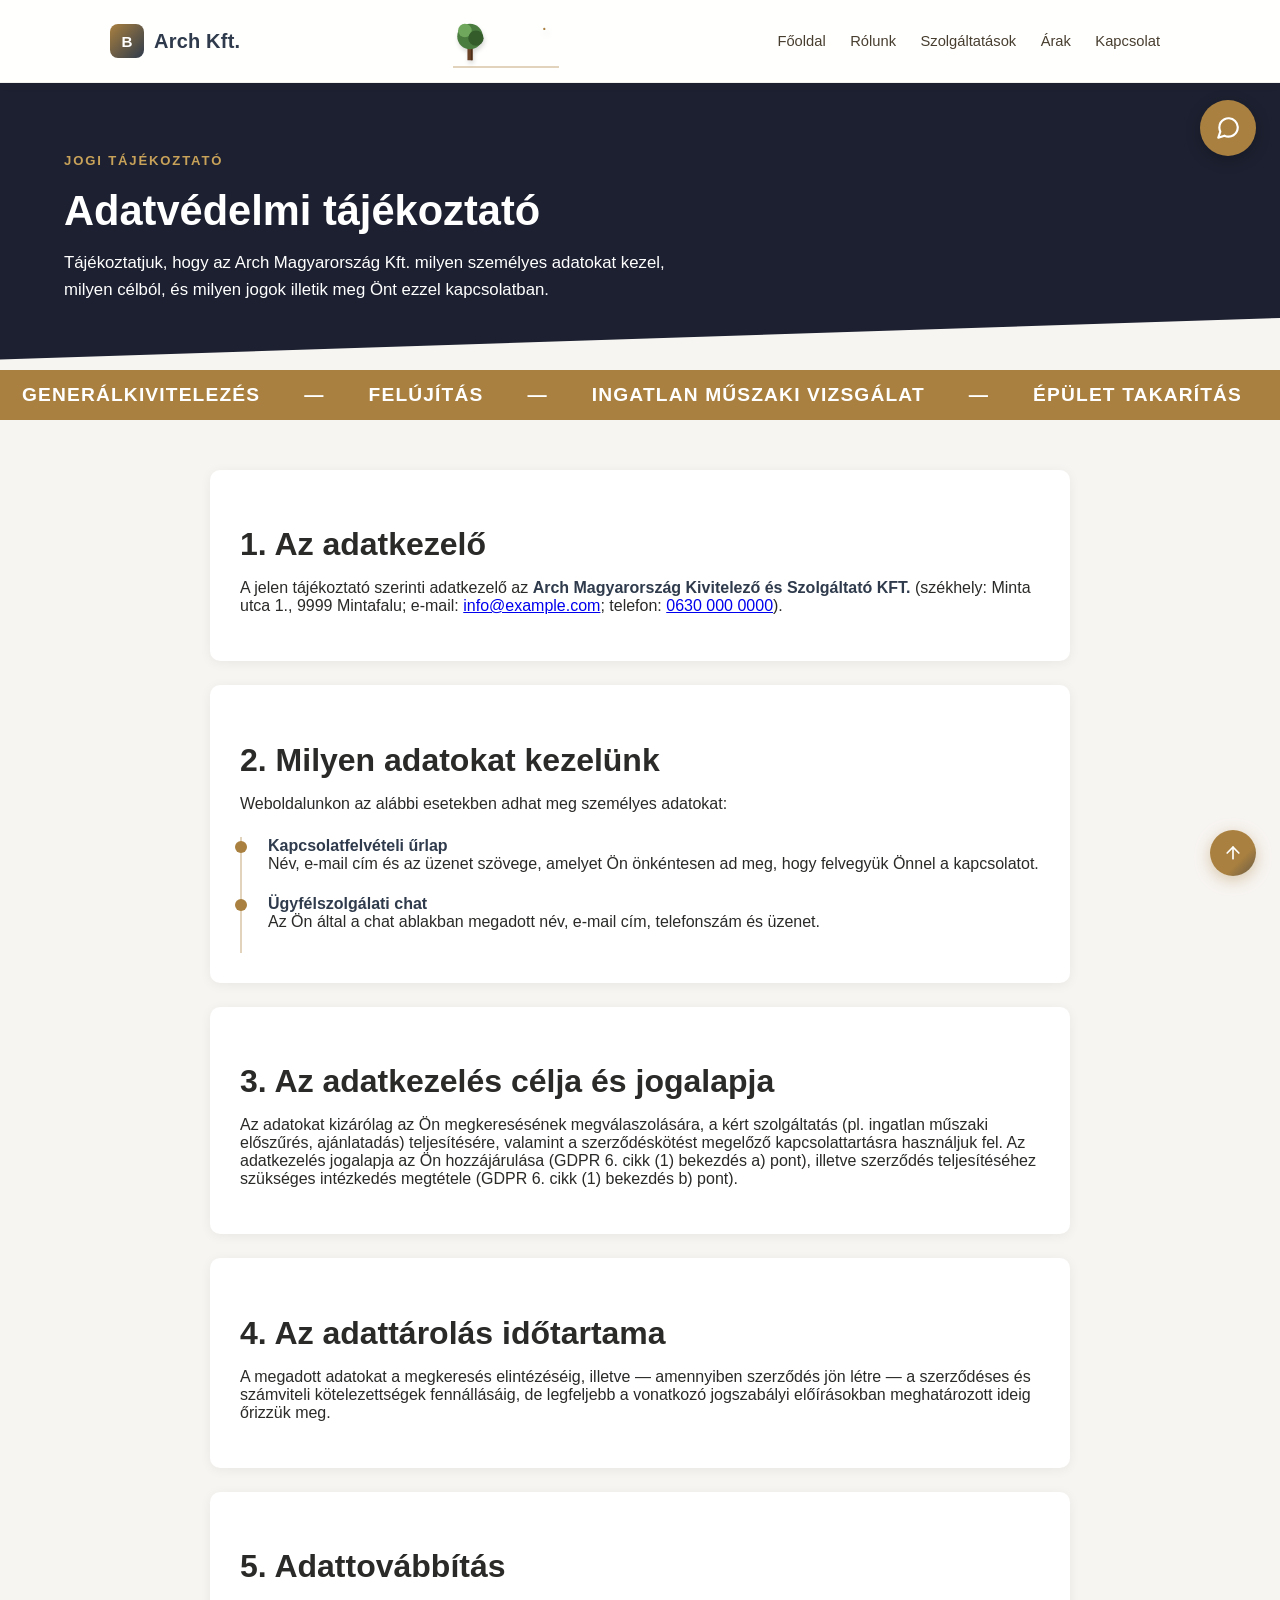
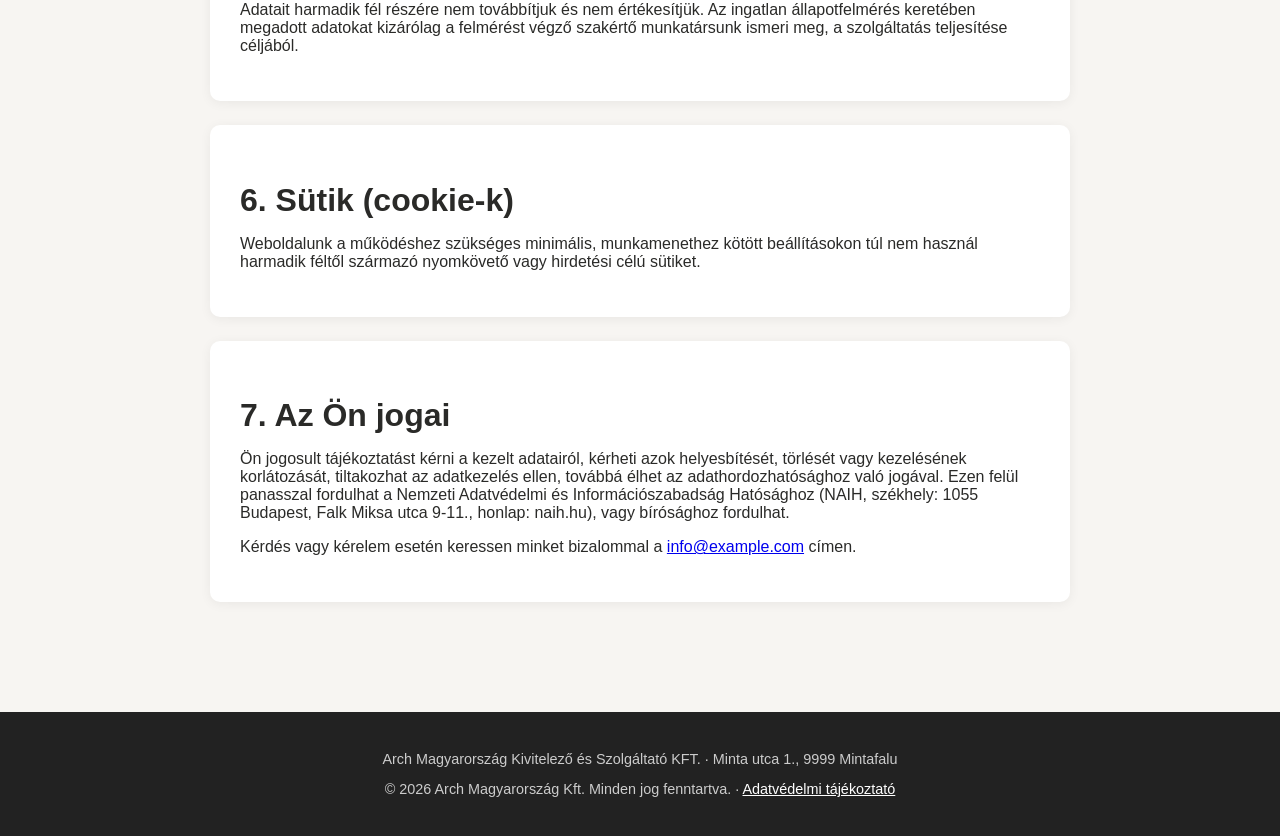
<file: adatvedelem.html>
<!DOCTYPE html>
<html lang="hu">
<head>
    <meta charset="UTF-8">
    <meta name="viewport" content="width=device-width, initial-scale=1.0">
    <meta name="description" content="Az Arch Magyarország Kft. adatvédelmi tájékoztatója: milyen adatokat kezelünk, milyen célból, és milyen jogok illetik meg Önt az adatkezeléssel kapcsolatban.">
    <meta property="og:type" content="website">
    <meta property="og:title" content="Arch Magyarország - Adatvédelmi tájékoztató">
    <meta property="og:description" content="Az Arch Magyarország Kft. adatvédelmi tájékoztatója: milyen adatokat kezelünk, milyen célból, és milyen jogok illetik meg Önt az adatkezeléssel kapcsolatban.">
    <meta property="og:image" content="assets/images/haz1.png">
    <meta property="og:locale" content="hu_HU">
    <meta name="twitter:card" content="summary_large_image">
    <meta name="twitter:title" content="Arch Magyarország - Adatvédelmi tájékoztató">
    <meta name="twitter:description" content="Az Arch Magyarország Kft. adatvédelmi tájékoztatója: milyen adatokat kezelünk, milyen célból, és milyen jogok illetik meg Önt az adatkezeléssel kapcsolatban.">
    <meta name="twitter:image" content="assets/images/haz1.png">
    <title>Arch Magyarország - Adatvédelmi tájékoztató</title>
    <link rel="stylesheet" href="assets/css/style.css">
</head>
<body>
    <a class="skip-link" href="#main">Ugrás a tartalomra</a>
    <header class="site-header">
        <div class="site-header-inner">
            <a class="logo" href="index.html">
                <span class="logo-mark">B</span>
                Arch Kft.
            </a>

            <div class="header-scene">
                <svg class="tree-static" viewBox="0 0 40 54" aria-hidden="true" focusable="false">
                    <rect x="17" y="34" width="6" height="18" fill="#6b4226"/>
                    <rect x="21" y="34" width="2" height="18" fill="#4a2c17"/>
                    <ellipse cx="20" cy="24" rx="15" ry="15" fill="#4a7c3f"/>
                    <ellipse cx="14" cy="17" rx="8" ry="8" fill="#6fa85c"/>
                    <ellipse cx="27" cy="26" rx="9" ry="9" fill="#345c2b"/>
                </svg>
                <svg class="house-multi" viewBox="0 0 74 50" aria-hidden="true" focusable="false">
                    <g class="v1">
                        <path class="h-side hs-v1" d="M44 26 L58 18 L58 40 L44 48 Z"/>
                        <path class="h-side hs-v1" d="M27 10 L41 2 L58 18 L44 26 Z"/>
                        <path class="h-line hl-v1-floor" d="M8 48 H48"/>
                        <path class="h-line hl-v1-wall-l" d="M12 48 V26"/>
                        <path class="h-line hl-v1-wall-r" d="M44 48 V26"/>
                        <path class="h-line hl-v1-door" d="M24 48 v-12 h8 v12 Z"/>
                        <path class="h-line hl-v1-window" d="M18 31 h8 v8 h-8 Z"/>
                        <path class="h-line hl-v1-roof" d="M10 26 L27 10 L44 26"/>
                        <path class="h-fill hf-v1-roof-fill" d="M10 26 L27 10 L44 26 Z"/>
                        <path class="h-fill hf-v1-window-fill" d="M18 31 h8 v8 h-8 Z"/>
                        <path class="h-fill hf-v1-door-fill" d="M24 48 v-12 h8 v12 Z"/>
                    </g>
                    <g class="v2">
                        <path class="h-side hs-v2" d="M58 14 L72 6 L72 40 L58 48 Z"/>
                        <path class="h-side hs-v2" d="M35 9 L49 1 L72 6 L58 14 Z"/>
                        <path class="h-line hl-v2-floor" d="M8 48 H62"/>
                        <path class="h-line hl-v2-wall-l" d="M12 48 V14"/>
                        <path class="h-line hl-v2-wall-r" d="M58 48 V14"/>
                        <path class="h-line hl-v2-door" d="M31 48 v-12 h8 v12 Z"/>
                        <path class="h-line hl-v2-window-ul" d="M18 19 h7 v7 h-7 Z"/>
                        <path class="h-line hl-v2-window-ur" d="M49 19 h7 v7 h-7 Z"/>
                        <path class="h-line hl-v2-window-ll" d="M18 32 h7 v7 h-7 Z"/>
                        <path class="h-line hl-v2-window-lr" d="M49 32 h7 v7 h-7 Z"/>
                        <path class="h-line hl-v2-roof" d="M10 14 L35 9 L58 14"/>
                        <path class="h-fill hf-v2-roof-fill-left" d="M10 14 L35 9 L35 14 Z"/>
                        <path class="h-fill hf-v2-roof-fill-right" d="M35 9 L58 14 L35 14 Z"/>
                        <path class="h-fill hf-v2-window-fill" d="M18 19 h7 v7 h-7 Z M49 19 h7 v7 h-7 Z M18 32 h7 v7 h-7 Z M49 32 h7 v7 h-7 Z"/>
                        <path class="h-fill hf-v2-door-fill" d="M31 48 v-12 h8 v12 Z"/>
                    </g>
                    <g class="v3">
                        <path class="h-side hs-v3" d="M46 14 L58 6 L58 38 L46 48 Z"/>
                        <path class="h-side hs-v3" d="M52 10 L64 2 L64 6 L52 14 Z"/>
                        <path class="h-line hl-v3-floor" d="M8 48 H50"/>
                        <path class="h-line hl-v3-wall-l" d="M12 48 V14"/>
                        <path class="h-line hl-v3-wall-r" d="M46 48 V14"/>
                        <path class="h-line hl-v3-door" d="M25 48 v-10 h8 v10 Z"/>
                        <path class="h-line hl-v3-window1" d="M16 18 h8 v6 h-8 Z"/>
                        <path class="h-line hl-v3-window2" d="M32 18 h8 v6 h-8 Z"/>
                        <path class="h-line hl-v3-window3" d="M16 28 h8 v6 h-8 Z"/>
                        <path class="h-line hl-v3-window4" d="M32 28 h8 v6 h-8 Z"/>
                        <path class="h-line hl-v3-roof" d="M6 14 H52"/>
                        <path class="h-fill hf-v3-roof-fill-top" d="M6 7 H52 V9 H6 Z"/>
                        <path class="h-fill hf-v3-roof-fill-front" d="M6 9 H52 V14 H6 Z"/>
                        <path class="h-fill hf-v3-window-fill" d="M16 18 h8 v6 h-8 Z M32 18 h8 v6 h-8 Z M16 28 h8 v6 h-8 Z M32 28 h8 v6 h-8 Z"/>
                        <path class="h-fill hf-v3-door-fill" d="M25 48 v-10 h8 v10 Z"/>
                    </g>
                </svg>
            </div>

            <div class="button-container">
                <nav>
                    <a class="nav-btn" href="index.html#top">Főoldal</a>
                    <a class="nav-btn" href="index.html#rolunk">Rólunk</a>
                    <a class="nav-btn" href="index.html#szolgaltatasok">Szolgáltatások</a>
                    <a class="nav-btn" href="index.html#arak">Árak</a>
                    <a class="nav-btn" href="index.html#kapcsolat">Kapcsolat</a>
                </nav>
            </div>

            <nav class="hamburger-menu">
                <button type="button" class="hamburger-icon" onclick="toggleMenu()" aria-label="Menü megnyitása" aria-expanded="false" aria-controls="menuItems">
                    <div aria-hidden="true"></div>
                    <div aria-hidden="true"></div>
                    <div aria-hidden="true"></div>
                </button>
                <div class="menu-items" id="menuItems">
                    <a href="index.html#top">Főoldal</a>
                    <a href="index.html#rolunk">Rólunk</a>
                    <a href="index.html#szolgaltatasok">Szolgáltatások</a>
                    <a href="index.html#arak">Árak</a>
                    <a href="index.html#kapcsolat">Kapcsolat</a>
                </div>
            </nav>
        </div>
    </header>

    <section class="page-hero">
        <span class="hero-kicker">Jogi tájékoztató</span>
        <h1>Adatvédelmi tájékoztató</h1>
        <p>Tájékoztatjuk, hogy az Arch Magyarország Kft. milyen személyes adatokat kezel, milyen célból, és
            milyen jogok illetik meg Önt ezzel kapcsolatban.</p>
    </section>
    <div class="marquee" aria-hidden="true">
        <div class="marquee-track">
           <span>Generálkivitelezés</span><span>—</span><span>Felújítás</span><span>—</span><span>Ingatlan műszaki vizsgálat</span><span>—</span><span>Épület takarítás</span><span>—</span>
            <span>Generálkivitelezés</span><span>—</span><span>Felújítás</span><span>—</span><span>Ingatlan műszaki vizsgálat</span><span>—</span><span>Épület takarítás</span><span>—</span>
        </div>
    </div>

    <main class="container" id="main">
        <div class="card reveal">
            <h2 class="page-title">1. Az adatkezelő</h2>
            <p>A jelen tájékoztató szerinti adatkezelő az <strong>Arch Magyarország Kivitelező és Szolgáltató
                KFT.</strong> (székhely: Minta utca 1., 9999 Mintafalu; e-mail:
                <a href="mailto:info@example.com">info@example.com</a>; telefon:
                <a href="tel:06300000000">0630 000 0000</a>).</p>
        </div>

        <div class="card reveal" style="margin-top: 24px;">
            <h2 class="page-title">2. Milyen adatokat kezelünk</h2>
            <p>Weboldalunkon az alábbi esetekben adhat meg személyes adatokat:</p>
            <ul class="timeline">
                <li>
                    <strong>Kapcsolatfelvételi űrlap</strong>
                    Név, e-mail cím és az üzenet szövege, amelyet Ön önkéntesen ad meg, hogy felvegyük
                    Önnel a kapcsolatot.
                </li>
                <li>
                    <strong>Ügyfélszolgálati chat</strong>
                    Az Ön által a chat ablakban megadott név, e-mail cím, telefonszám és üzenet.
                </li>
            </ul>
        </div>

        <div class="card reveal" style="margin-top: 24px;">
            <h2 class="page-title">3. Az adatkezelés célja és jogalapja</h2>
            <p>Az adatokat kizárólag az Ön megkeresésének megválaszolására, a kért szolgáltatás (pl.
                ingatlan műszaki előszűrés, ajánlatadás) teljesítésére, valamint a szerződéskötést megelőző
                kapcsolattartásra használjuk fel. Az adatkezelés jogalapja az Ön hozzájárulása
                (GDPR 6. cikk (1) bekezdés a) pont), illetve szerződés teljesítéséhez szükséges intézkedés
                megtétele (GDPR 6. cikk (1) bekezdés b) pont).</p>
        </div>

        <div class="card reveal" style="margin-top: 24px;">
            <h2 class="page-title">4. Az adattárolás időtartama</h2>
            <p>A megadott adatokat a megkeresés elintézéséig, illetve — amennyiben szerződés jön létre —
                a szerződéses és számviteli kötelezettségek fennállásáig, de legfeljebb a vonatkozó jogszabályi
                előírásokban meghatározott ideig őrizzük meg.</p>
        </div>

        <div class="card reveal" style="margin-top: 24px;">
            <h2 class="page-title">5. Adattovábbítás</h2>
            <p>Adatait harmadik fél részére nem továbbítjuk és nem értékesítjük. Az ingatlan állapotfelmérés
                keretében megadott adatokat kizárólag a felmérést végző szakértő munkatársunk ismeri meg,
                a szolgáltatás teljesítése céljából.</p>
        </div>

        <div class="card reveal" style="margin-top: 24px;">
            <h2 class="page-title">6. Sütik (cookie-k)</h2>
            <p>Weboldalunk a működéshez szükséges minimális, munkamenethez kötött beállításokon túl nem
                használ harmadik féltől származó nyomkövető vagy hirdetési célú sütiket.</p>
        </div>

        <div class="card reveal" style="margin-top: 24px;">
            <h2 class="page-title">7. Az Ön jogai</h2>
            <p>Ön jogosult tájékoztatást kérni a kezelt adatairól, kérheti azok helyesbítését, törlését
                vagy kezelésének korlátozását, tiltakozhat az adatkezelés ellen, továbbá élhet az
                adathordozhatósághoz való jogával. Ezen felül panasszal fordulhat a Nemzeti Adatvédelmi és
                Információszabadság Hatósághoz (NAIH, székhely: 1055 Budapest, Falk Miksa utca 9-11.,
                honlap: naih.hu), vagy bírósághoz fordulhat.</p>
            <p>Kérdés vagy kérelem esetén keressen minket bizalommal a
                <a href="mailto:info@example.com">info@example.com</a> címen.</p>
        </div>
    </main>

    <nav class="back-to-top">
        <a href="#top" aria-label="Vissza a tetejére">
            <svg viewBox="0 0 24 24" fill="none" stroke="currentColor" stroke-width="2" stroke-linecap="round" stroke-linejoin="round" aria-hidden="true" focusable="false"><path d="M12 19V5"/><path d="M5 12l7-7 7 7"/></svg>
        </a>
    </nav>
    <footer class="site-footer">
        <p>Arch Magyarország Kivitelező és Szolgáltató KFT. &middot; Minta utca 1., 9999 Mintafalu</p>
        <p>&copy; 2026 Arch Magyarország Kft. Minden jog fenntartva. &middot; <a href="adatvedelem.html">Adatvédelmi tájékoztató</a></p>
    </footer>

    <div class="chatbot" id="chatbot">
        <div class="chatbot-window">
            <div class="chatbot-header">
                <span>Ügyfélszolgálat</span>
                <button class="chatbot-close" onclick="toggleChat()" aria-label="Bezárás">&times;</button>
            </div>
            <div class="chatbot-messages" id="chatbotMessages"></div>
            <div class="chatbot-input-row">
                <input type="text" id="chatbotInput" placeholder="Írjon üzenetet...">
                <button id="chatbotSend" aria-label="Küldés">
                    <svg viewBox="0 0 24 24" fill="none" stroke="currentColor" stroke-width="2" stroke-linecap="round" stroke-linejoin="round" aria-hidden="true" focusable="false"><path d="M22 2L11 13"/><path d="M22 2l-7 20-4-9-9-4 20-7z"/></svg>
                </button>
            </div>
        </div>
        <button class="chatbot-toggle" onclick="toggleChat()" aria-label="Chat megnyitása">
            <svg viewBox="0 0 24 24" fill="none" stroke="currentColor" stroke-width="2" stroke-linecap="round" stroke-linejoin="round" aria-hidden="true" focusable="false"><path d="M21 11.5a8.38 8.38 0 0 1-.9 3.8 8.5 8.5 0 0 1-7.6 4.7 8.38 8.38 0 0 1-3.8-.9L3 21l1.9-5.7a8.38 8.38 0 0 1-.9-3.8 8.5 8.5 0 0 1 4.7-7.6 8.38 8.38 0 0 1 3.8-.9h.5a8.48 8.48 0 0 1 8 8v.5z"/></svg>
        </button>
    </div>

    <script src="assets/js/app.js"></script>
</body>
</html>
</file>
<file: assets/css/style.css>
:root {
    --primary-color: #2f3b4c;
    --primary-dark: #1c2030;
    --secondary-color: #756f68;
    --success-color: #28a745;
    --danger-color: #dc3545;
    --warning-color: #ffc107;
    --info-color: #15927d;
    --bg-color: #f7f5f2;
    --header: #a9803f;
    --text-color: #2a2a28;
}

h1, h2, h3, .logo, .hero-kicker, .editorial-num {
    font-family: 'Space Grotesk', Arial, sans-serif;
}

* {
    box-sizing: border-box;
}

html {
    scroll-behavior: smooth;
}

#rolunk, #szolgaltatasok, #arak, #kapcsolat {
    scroll-margin-top: 100px;
}

body {
    font-family: Arial, sans-serif;
    background-color: var(--bg-color);
    color: var(--text-color);
    margin: 0;
    padding: 0;
}

img {
    max-width: 100%;
    display: block;
}

/* Accessibility */

.skip-link {
    position: absolute;
    left: -9999px;
    top: 0;
    background: var(--primary-color);
    color: #fff;
    padding: 12px 20px;
    z-index: 1000;
    border-radius: 0 0 8px 0;
    text-decoration: none;
}

.skip-link:focus {
    left: 0;
}

/* Header / navigation */

.site-header {
    background-color: rgba(255, 255, 255, 0.92);
    backdrop-filter: blur(8px);
    border-bottom: 1px solid rgba(0, 0, 0, 0.06);
    box-shadow: 0 2px 10px rgba(0, 0, 0, 0.04);
    position: sticky;
    top: 0;
    z-index: 100;
}

.site-header-inner {
    max-width: 1100px;
    margin: 0 auto;
    display: flex;
    align-items: center;
    justify-content: space-between;
    padding: 14px 20px;
}

.logo {
    display: flex;
    align-items: center;
    gap: 10px;
    font-size: 1.25rem;
    font-weight: bold;
    letter-spacing: 0.2px;
    color: var(--primary-color);
    text-decoration: none;
}

.header-scene {
    display: flex;
    align-items: flex-end;
    gap: 4px;
    margin-left: 4px;
    border-bottom: 2px solid rgba(169, 128, 63, 0.35);
    padding-bottom: 2px;
}

.house-multi {
    width: 68px;
    height: 50px;
    flex-shrink: 0;
    filter: drop-shadow(2px 4px 3px rgba(0, 0, 0, 0.18));
}

.tree-static {
    width: 34px;
    height: 50px;
    flex-shrink: 0;
    filter: drop-shadow(1px 3px 2px rgba(0, 0, 0, 0.15));
}

.house-multi .h-line {
    fill: none;
    stroke-width: 2.5;
    stroke-linecap: round;
    stroke-linejoin: round;
}

.house-multi .h-fill {
    stroke-width: 1.5;
    stroke-linejoin: round;
    fill: transparent;
    opacity: 0;
}

.house-multi .h-side {
    stroke-width: 1.5;
    stroke-linejoin: round;
    opacity: 0;
}

/* ===== Generated house animation (T=50.1s) ===== */

.hl-v1-floor { stroke-dasharray: 40; stroke-dashoffset: 40; stroke: var(--header); animation: kf-hl-v1-floor 50.1s linear infinite; }
@keyframes kf-hl-v1-floor {
  0%, 0.00% { stroke-dashoffset: 40; stroke: var(--header); }
  1.80% { stroke-dashoffset: 0; stroke: var(--header); }
  10.78% { stroke-dashoffset: 0; stroke: #8a5a34; }
  27.74% { stroke-dashoffset: 0; stroke: #8a5a34; }
  29.74% { stroke-dashoffset: 40; stroke: var(--header); }
  100% { stroke-dashoffset: 40; stroke: var(--header); }
}

.hl-v1-wall-l { stroke-dasharray: 22; stroke-dashoffset: 22; stroke: var(--header); animation: kf-hl-v1-wall-l 50.1s linear infinite; }
@keyframes kf-hl-v1-wall-l {
  0%, 1.80% { stroke-dashoffset: 22; stroke: var(--header); }
  3.59% { stroke-dashoffset: 0; stroke: var(--header); }
  10.78% { stroke-dashoffset: 0; stroke: #8a5a34; }
  27.74% { stroke-dashoffset: 0; stroke: #8a5a34; }
  29.74% { stroke-dashoffset: 22; stroke: var(--header); }
  100% { stroke-dashoffset: 22; stroke: var(--header); }
}

.hl-v1-wall-r { stroke-dasharray: 22; stroke-dashoffset: 22; stroke: var(--header); animation: kf-hl-v1-wall-r 50.1s linear infinite; }
@keyframes kf-hl-v1-wall-r {
  0%, 3.59% { stroke-dashoffset: 22; stroke: var(--header); }
  5.39% { stroke-dashoffset: 0; stroke: var(--header); }
  10.78% { stroke-dashoffset: 0; stroke: #8a5a34; }
  27.74% { stroke-dashoffset: 0; stroke: #8a5a34; }
  29.74% { stroke-dashoffset: 22; stroke: var(--header); }
  100% { stroke-dashoffset: 22; stroke: var(--header); }
}

.hl-v1-door { stroke-dasharray: 40; stroke-dashoffset: 40; stroke: var(--header); animation: kf-hl-v1-door 50.1s linear infinite; }
@keyframes kf-hl-v1-door {
  0%, 5.39% { stroke-dashoffset: 40; stroke: var(--header); }
  7.19% { stroke-dashoffset: 0; stroke: var(--header); }
  10.78% { stroke-dashoffset: 0; stroke: #8a5a34; }
  27.74% { stroke-dashoffset: 0; stroke: #8a5a34; }
  29.74% { stroke-dashoffset: 40; stroke: var(--header); }
  100% { stroke-dashoffset: 40; stroke: var(--header); }
}

.hl-v1-window { stroke-dasharray: 32; stroke-dashoffset: 32; stroke: var(--header); animation: kf-hl-v1-window 50.1s linear infinite; }
@keyframes kf-hl-v1-window {
  0%, 7.19% { stroke-dashoffset: 32; stroke: var(--header); }
  8.98% { stroke-dashoffset: 0; stroke: var(--header); }
  10.78% { stroke-dashoffset: 0; stroke: #8a5a34; }
  27.74% { stroke-dashoffset: 0; stroke: #8a5a34; }
  29.74% { stroke-dashoffset: 32; stroke: var(--header); }
  100% { stroke-dashoffset: 32; stroke: var(--header); }
}

.hl-v1-roof { stroke-dasharray: 46.7; stroke-dashoffset: 46.7; stroke: var(--header); animation: kf-hl-v1-roof 50.1s linear infinite; }
@keyframes kf-hl-v1-roof {
  0%, 8.98% { stroke-dashoffset: 46.7; stroke: var(--header); }
  10.78% { stroke-dashoffset: 0; stroke: var(--header); }
  10.78% { stroke-dashoffset: 0; stroke: #8a5a34; }
  27.74% { stroke-dashoffset: 0; stroke: #8a5a34; }
  29.74% { stroke-dashoffset: 46.7; stroke: var(--header); }
  100% { stroke-dashoffset: 46.7; stroke: var(--header); }
}

.hf-v1-roof-fill { animation: kf-hf-v1-roof-fill 50.1s linear infinite; }
@keyframes kf-hf-v1-roof-fill {
  0%, 10.78% { opacity: 0; fill: transparent; stroke: var(--header); }
  12.77% { opacity: 1; fill: #b5482e; stroke: #8a341f; }
  27.74% { opacity: 1; fill: #b5482e; stroke: #8a341f; }
  29.74% { opacity: 0; fill: transparent; stroke: var(--header); }
  100% { opacity: 0; fill: transparent; stroke: var(--header); }
}

.hf-v1-window-fill { animation: kf-hf-v1-window-fill 50.1s linear infinite; }
@keyframes kf-hf-v1-window-fill {
  0%, 10.78% { opacity: 0; fill: transparent; stroke: var(--header); }
  12.77% { opacity: 1; fill: #7ec8e3; stroke: #2f6f8f; }
  27.74% { opacity: 1; fill: #7ec8e3; stroke: #2f6f8f; }
  29.74% { opacity: 0; fill: transparent; stroke: var(--header); }
  100% { opacity: 0; fill: transparent; stroke: var(--header); }
}

.hf-v1-door-fill { animation: kf-hf-v1-door-fill 50.1s linear infinite; }
@keyframes kf-hf-v1-door-fill {
  0%, 10.78% { opacity: 0; fill: transparent; stroke: var(--header); }
  12.77% { opacity: 1; fill: #6b4226; stroke: #45291a; }
  27.74% { opacity: 1; fill: #6b4226; stroke: #45291a; }
  29.74% { opacity: 0; fill: transparent; stroke: var(--header); }
  100% { opacity: 0; fill: transparent; stroke: var(--header); }
}

.hs-v1 { animation: kf-hs-v1 50.1s linear infinite; stroke-width: 1.5; stroke-linejoin: round; }
@keyframes kf-hs-v1 {
  0%, 8.98% { opacity: 0; fill: var(--primary-dark); fill-opacity: 0.5; stroke: var(--header); }
  10.78% { opacity: 1; fill: var(--primary-dark); fill-opacity: 0.5; stroke: var(--header); }
  12.77% { opacity: 1; fill: #d9b98a; fill-opacity: 1; stroke: #8a5a34; }
  27.74% { opacity: 1; fill: #d9b98a; fill-opacity: 1; stroke: #8a5a34; }
  29.74% { opacity: 0; fill: var(--primary-dark); fill-opacity: 0.5; stroke: var(--header); }
  100% { opacity: 0; fill: var(--primary-dark); fill-opacity: 0.5; stroke: var(--header); }
}

.hl-v2-floor { stroke-dasharray: 54; stroke-dashoffset: 54; stroke: var(--header); animation: kf-hl-v2-floor 50.1s linear infinite; }
@keyframes kf-hl-v2-floor {
  0%, 29.74% { stroke-dashoffset: 54; stroke: var(--header); }
  31.54% { stroke-dashoffset: 0; stroke: var(--header); }
  45.91% { stroke-dashoffset: 0; stroke: #4a4a4a; }
  62.87% { stroke-dashoffset: 0; stroke: #4a4a4a; }
  64.87% { stroke-dashoffset: 54; stroke: var(--header); }
  100% { stroke-dashoffset: 54; stroke: var(--header); }
}

.hl-v2-wall-l { stroke-dasharray: 34; stroke-dashoffset: 34; stroke: var(--header); animation: kf-hl-v2-wall-l 50.1s linear infinite; }
@keyframes kf-hl-v2-wall-l {
  0%, 31.54% { stroke-dashoffset: 34; stroke: var(--header); }
  33.33% { stroke-dashoffset: 0; stroke: var(--header); }
  45.91% { stroke-dashoffset: 0; stroke: #4a4a4a; }
  62.87% { stroke-dashoffset: 0; stroke: #4a4a4a; }
  64.87% { stroke-dashoffset: 34; stroke: var(--header); }
  100% { stroke-dashoffset: 34; stroke: var(--header); }
}

.hl-v2-wall-r { stroke-dasharray: 34; stroke-dashoffset: 34; stroke: var(--header); animation: kf-hl-v2-wall-r 50.1s linear infinite; }
@keyframes kf-hl-v2-wall-r {
  0%, 33.33% { stroke-dashoffset: 34; stroke: var(--header); }
  35.13% { stroke-dashoffset: 0; stroke: var(--header); }
  45.91% { stroke-dashoffset: 0; stroke: #4a4a4a; }
  62.87% { stroke-dashoffset: 0; stroke: #4a4a4a; }
  64.87% { stroke-dashoffset: 34; stroke: var(--header); }
  100% { stroke-dashoffset: 34; stroke: var(--header); }
}

.hl-v2-door { stroke-dasharray: 40; stroke-dashoffset: 40; stroke: var(--header); animation: kf-hl-v2-door 50.1s linear infinite; }
@keyframes kf-hl-v2-door {
  0%, 35.13% { stroke-dashoffset: 40; stroke: var(--header); }
  36.93% { stroke-dashoffset: 0; stroke: var(--header); }
  45.91% { stroke-dashoffset: 0; stroke: #4a4a4a; }
  62.87% { stroke-dashoffset: 0; stroke: #4a4a4a; }
  64.87% { stroke-dashoffset: 40; stroke: var(--header); }
  100% { stroke-dashoffset: 40; stroke: var(--header); }
}

.hl-v2-window-ul { stroke-dasharray: 28; stroke-dashoffset: 28; stroke: var(--header); animation: kf-hl-v2-window-ul 50.1s linear infinite; }
@keyframes kf-hl-v2-window-ul {
  0%, 36.93% { stroke-dashoffset: 28; stroke: var(--header); }
  38.72% { stroke-dashoffset: 0; stroke: var(--header); }
  45.91% { stroke-dashoffset: 0; stroke: #4a4a4a; }
  62.87% { stroke-dashoffset: 0; stroke: #4a4a4a; }
  64.87% { stroke-dashoffset: 28; stroke: var(--header); }
  100% { stroke-dashoffset: 28; stroke: var(--header); }
}

.hl-v2-window-ur { stroke-dasharray: 28; stroke-dashoffset: 28; stroke: var(--header); animation: kf-hl-v2-window-ur 50.1s linear infinite; }
@keyframes kf-hl-v2-window-ur {
  0%, 38.72% { stroke-dashoffset: 28; stroke: var(--header); }
  40.52% { stroke-dashoffset: 0; stroke: var(--header); }
  45.91% { stroke-dashoffset: 0; stroke: #4a4a4a; }
  62.87% { stroke-dashoffset: 0; stroke: #4a4a4a; }
  64.87% { stroke-dashoffset: 28; stroke: var(--header); }
  100% { stroke-dashoffset: 28; stroke: var(--header); }
}

.hl-v2-window-ll { stroke-dasharray: 28; stroke-dashoffset: 28; stroke: var(--header); animation: kf-hl-v2-window-ll 50.1s linear infinite; }
@keyframes kf-hl-v2-window-ll {
  0%, 40.52% { stroke-dashoffset: 28; stroke: var(--header); }
  42.32% { stroke-dashoffset: 0; stroke: var(--header); }
  45.91% { stroke-dashoffset: 0; stroke: #4a4a4a; }
  62.87% { stroke-dashoffset: 0; stroke: #4a4a4a; }
  64.87% { stroke-dashoffset: 28; stroke: var(--header); }
  100% { stroke-dashoffset: 28; stroke: var(--header); }
}

.hl-v2-window-lr { stroke-dasharray: 28; stroke-dashoffset: 28; stroke: var(--header); animation: kf-hl-v2-window-lr 50.1s linear infinite; }
@keyframes kf-hl-v2-window-lr {
  0%, 42.32% { stroke-dashoffset: 28; stroke: var(--header); }
  44.11% { stroke-dashoffset: 0; stroke: var(--header); }
  45.91% { stroke-dashoffset: 0; stroke: #4a4a4a; }
  62.87% { stroke-dashoffset: 0; stroke: #4a4a4a; }
  64.87% { stroke-dashoffset: 28; stroke: var(--header); }
  100% { stroke-dashoffset: 28; stroke: var(--header); }
}

.hl-v2-roof { stroke-dasharray: 49.03; stroke-dashoffset: 49.03; stroke: var(--header); animation: kf-hl-v2-roof 50.1s linear infinite; }
@keyframes kf-hl-v2-roof {
  0%, 44.11% { stroke-dashoffset: 49.03; stroke: var(--header); }
  45.91% { stroke-dashoffset: 0; stroke: var(--header); }
  45.91% { stroke-dashoffset: 0; stroke: #4a4a4a; }
  62.87% { stroke-dashoffset: 0; stroke: #4a4a4a; }
  64.87% { stroke-dashoffset: 49.03; stroke: var(--header); }
  100% { stroke-dashoffset: 49.03; stroke: var(--header); }
}

.hf-v2-roof-fill-left { animation: kf-hf-v2-roof-fill-left 50.1s linear infinite; }
@keyframes kf-hf-v2-roof-fill-left {
  0%, 45.91% { opacity: 0; fill: transparent; stroke: var(--header); }
  47.90% { opacity: 1; fill: #7a3a2e; stroke: #6b2f22; }
  62.87% { opacity: 1; fill: #7a3a2e; stroke: #6b2f22; }
  64.87% { opacity: 0; fill: transparent; stroke: var(--header); }
  100% { opacity: 0; fill: transparent; stroke: var(--header); }
}

.hf-v2-roof-fill-right { animation: kf-hf-v2-roof-fill-right 50.1s linear infinite; }
@keyframes kf-hf-v2-roof-fill-right {
  0%, 45.91% { opacity: 0; fill: transparent; stroke: var(--header); }
  47.90% { opacity: 1; fill: #b5584a; stroke: #6b2f22; }
  62.87% { opacity: 1; fill: #b5584a; stroke: #6b2f22; }
  64.87% { opacity: 0; fill: transparent; stroke: var(--header); }
  100% { opacity: 0; fill: transparent; stroke: var(--header); }
}

.hf-v2-window-fill { animation: kf-hf-v2-window-fill 50.1s linear infinite; }
@keyframes kf-hf-v2-window-fill {
  0%, 45.91% { opacity: 0; fill: transparent; stroke: var(--header); }
  47.90% { opacity: 1; fill: #7ec8e3; stroke: #2f6f8f; }
  62.87% { opacity: 1; fill: #7ec8e3; stroke: #2f6f8f; }
  64.87% { opacity: 0; fill: transparent; stroke: var(--header); }
  100% { opacity: 0; fill: transparent; stroke: var(--header); }
}

.hf-v2-door-fill { animation: kf-hf-v2-door-fill 50.1s linear infinite; }
@keyframes kf-hf-v2-door-fill {
  0%, 45.91% { opacity: 0; fill: transparent; stroke: var(--header); }
  47.90% { opacity: 1; fill: #5a4a42; stroke: #3a2f2a; }
  62.87% { opacity: 1; fill: #5a4a42; stroke: #3a2f2a; }
  64.87% { opacity: 0; fill: transparent; stroke: var(--header); }
  100% { opacity: 0; fill: transparent; stroke: var(--header); }
}

.hs-v2 { animation: kf-hs-v2 50.1s linear infinite; stroke-width: 1.5; stroke-linejoin: round; }
@keyframes kf-hs-v2 {
  0%, 44.11% { opacity: 0; fill: var(--primary-dark); fill-opacity: 0.5; stroke: var(--header); }
  45.91% { opacity: 1; fill: var(--primary-dark); fill-opacity: 0.5; stroke: var(--header); }
  47.90% { opacity: 1; fill: #8a8a8a; fill-opacity: 1; stroke: #4a4a4a; }
  62.87% { opacity: 1; fill: #8a8a8a; fill-opacity: 1; stroke: #4a4a4a; }
  64.87% { opacity: 0; fill: var(--primary-dark); fill-opacity: 0.5; stroke: var(--header); }
  100% { opacity: 0; fill: var(--primary-dark); fill-opacity: 0.5; stroke: var(--header); }
}

.hl-v3-floor { stroke-dasharray: 42; stroke-dashoffset: 42; stroke: var(--header); animation: kf-hl-v3-floor 50.1s linear infinite; }
@keyframes kf-hl-v3-floor {
  0%, 64.87% { stroke-dashoffset: 42; stroke: var(--header); }
  66.67% { stroke-dashoffset: 0; stroke: var(--header); }
  81.04% { stroke-dashoffset: 0; stroke: #55402f; }
  98.00% { stroke-dashoffset: 0; stroke: #55402f; }
  100.00% { stroke-dashoffset: 42; stroke: var(--header); }
  100% { stroke-dashoffset: 42; stroke: var(--header); }
}

.hl-v3-wall-l { stroke-dasharray: 34; stroke-dashoffset: 34; stroke: var(--header); animation: kf-hl-v3-wall-l 50.1s linear infinite; }
@keyframes kf-hl-v3-wall-l {
  0%, 66.67% { stroke-dashoffset: 34; stroke: var(--header); }
  68.46% { stroke-dashoffset: 0; stroke: var(--header); }
  81.04% { stroke-dashoffset: 0; stroke: #55402f; }
  98.00% { stroke-dashoffset: 0; stroke: #55402f; }
  100.00% { stroke-dashoffset: 34; stroke: var(--header); }
  100% { stroke-dashoffset: 34; stroke: var(--header); }
}

.hl-v3-wall-r { stroke-dasharray: 34; stroke-dashoffset: 34; stroke: var(--header); animation: kf-hl-v3-wall-r 50.1s linear infinite; }
@keyframes kf-hl-v3-wall-r {
  0%, 68.46% { stroke-dashoffset: 34; stroke: var(--header); }
  70.26% { stroke-dashoffset: 0; stroke: var(--header); }
  81.04% { stroke-dashoffset: 0; stroke: #55402f; }
  98.00% { stroke-dashoffset: 0; stroke: #55402f; }
  100.00% { stroke-dashoffset: 34; stroke: var(--header); }
  100% { stroke-dashoffset: 34; stroke: var(--header); }
}

.hl-v3-door { stroke-dasharray: 36; stroke-dashoffset: 36; stroke: var(--header); animation: kf-hl-v3-door 50.1s linear infinite; }
@keyframes kf-hl-v3-door {
  0%, 70.26% { stroke-dashoffset: 36; stroke: var(--header); }
  72.06% { stroke-dashoffset: 0; stroke: var(--header); }
  81.04% { stroke-dashoffset: 0; stroke: #55402f; }
  98.00% { stroke-dashoffset: 0; stroke: #55402f; }
  100.00% { stroke-dashoffset: 36; stroke: var(--header); }
  100% { stroke-dashoffset: 36; stroke: var(--header); }
}

.hl-v3-window1 { stroke-dasharray: 28; stroke-dashoffset: 28; stroke: var(--header); animation: kf-hl-v3-window1 50.1s linear infinite; }
@keyframes kf-hl-v3-window1 {
  0%, 72.06% { stroke-dashoffset: 28; stroke: var(--header); }
  73.85% { stroke-dashoffset: 0; stroke: var(--header); }
  81.04% { stroke-dashoffset: 0; stroke: #55402f; }
  98.00% { stroke-dashoffset: 0; stroke: #55402f; }
  100.00% { stroke-dashoffset: 28; stroke: var(--header); }
  100% { stroke-dashoffset: 28; stroke: var(--header); }
}

.hl-v3-window2 { stroke-dasharray: 28; stroke-dashoffset: 28; stroke: var(--header); animation: kf-hl-v3-window2 50.1s linear infinite; }
@keyframes kf-hl-v3-window2 {
  0%, 73.85% { stroke-dashoffset: 28; stroke: var(--header); }
  75.65% { stroke-dashoffset: 0; stroke: var(--header); }
  81.04% { stroke-dashoffset: 0; stroke: #55402f; }
  98.00% { stroke-dashoffset: 0; stroke: #55402f; }
  100.00% { stroke-dashoffset: 28; stroke: var(--header); }
  100% { stroke-dashoffset: 28; stroke: var(--header); }
}

.hl-v3-window3 { stroke-dasharray: 28; stroke-dashoffset: 28; stroke: var(--header); animation: kf-hl-v3-window3 50.1s linear infinite; }
@keyframes kf-hl-v3-window3 {
  0%, 75.65% { stroke-dashoffset: 28; stroke: var(--header); }
  77.45% { stroke-dashoffset: 0; stroke: var(--header); }
  81.04% { stroke-dashoffset: 0; stroke: #55402f; }
  98.00% { stroke-dashoffset: 0; stroke: #55402f; }
  100.00% { stroke-dashoffset: 28; stroke: var(--header); }
  100% { stroke-dashoffset: 28; stroke: var(--header); }
}

.hl-v3-window4 { stroke-dasharray: 28; stroke-dashoffset: 28; stroke: var(--header); animation: kf-hl-v3-window4 50.1s linear infinite; }
@keyframes kf-hl-v3-window4 {
  0%, 77.45% { stroke-dashoffset: 28; stroke: var(--header); }
  79.24% { stroke-dashoffset: 0; stroke: var(--header); }
  81.04% { stroke-dashoffset: 0; stroke: #55402f; }
  98.00% { stroke-dashoffset: 0; stroke: #55402f; }
  100.00% { stroke-dashoffset: 28; stroke: var(--header); }
  100% { stroke-dashoffset: 28; stroke: var(--header); }
}

.hl-v3-roof { stroke-dasharray: 46; stroke-dashoffset: 46; stroke: var(--header); animation: kf-hl-v3-roof 50.1s linear infinite; }
@keyframes kf-hl-v3-roof {
  0%, 79.24% { stroke-dashoffset: 46; stroke: var(--header); }
  81.04% { stroke-dashoffset: 0; stroke: var(--header); }
  81.04% { stroke-dashoffset: 0; stroke: #55402f; }
  98.00% { stroke-dashoffset: 0; stroke: #55402f; }
  100.00% { stroke-dashoffset: 46; stroke: var(--header); }
  100% { stroke-dashoffset: 46; stroke: var(--header); }
}

.hf-v3-roof-fill-top { animation: kf-hf-v3-roof-fill-top 50.1s linear infinite; }
@keyframes kf-hf-v3-roof-fill-top {
  0%, 81.04% { opacity: 0; fill: transparent; stroke: var(--header); }
  83.03% { opacity: 1; fill: #6b6b6b; stroke: #232323; }
  98.00% { opacity: 1; fill: #6b6b6b; stroke: #232323; }
  100.00% { opacity: 0; fill: transparent; stroke: var(--header); }
  100% { opacity: 0; fill: transparent; stroke: var(--header); }
}

.hf-v3-roof-fill-front { animation: kf-hf-v3-roof-fill-front 50.1s linear infinite; }
@keyframes kf-hf-v3-roof-fill-front {
  0%, 81.04% { opacity: 0; fill: transparent; stroke: var(--header); }
  83.03% { opacity: 1; fill: #262626; stroke: #232323; }
  98.00% { opacity: 1; fill: #262626; stroke: #232323; }
  100.00% { opacity: 0; fill: transparent; stroke: var(--header); }
  100% { opacity: 0; fill: transparent; stroke: var(--header); }
}

.hf-v3-window-fill { animation: kf-hf-v3-window-fill 50.1s linear infinite; }
@keyframes kf-hf-v3-window-fill {
  0%, 81.04% { opacity: 0; fill: transparent; stroke: var(--header); }
  83.03% { opacity: 1; fill: #7ec8e3; stroke: #2f6f8f; }
  98.00% { opacity: 1; fill: #7ec8e3; stroke: #2f6f8f; }
  100.00% { opacity: 0; fill: transparent; stroke: var(--header); }
  100% { opacity: 0; fill: transparent; stroke: var(--header); }
}

.hf-v3-door-fill { animation: kf-hf-v3-door-fill 50.1s linear infinite; }
@keyframes kf-hf-v3-door-fill {
  0%, 81.04% { opacity: 0; fill: transparent; stroke: var(--header); }
  83.03% { opacity: 1; fill: #2a2a2a; stroke: #151515; }
  98.00% { opacity: 1; fill: #2a2a2a; stroke: #151515; }
  100.00% { opacity: 0; fill: transparent; stroke: var(--header); }
  100% { opacity: 0; fill: transparent; stroke: var(--header); }
}

.hs-v3 { animation: kf-hs-v3 50.1s linear infinite; stroke-width: 1.5; stroke-linejoin: round; }
@keyframes kf-hs-v3 {
  0%, 79.24% { opacity: 0; fill: var(--primary-dark); fill-opacity: 0.5; stroke: var(--header); }
  81.04% { opacity: 1; fill: var(--primary-dark); fill-opacity: 0.5; stroke: var(--header); }
  83.03% { opacity: 1; fill: #6b7a8a; fill-opacity: 1; stroke: #45505c; }
  98.00% { opacity: 1; fill: #6b7a8a; fill-opacity: 1; stroke: #45505c; }
  100.00% { opacity: 0; fill: var(--primary-dark); fill-opacity: 0.5; stroke: var(--header); }
  100% { opacity: 0; fill: var(--primary-dark); fill-opacity: 0.5; stroke: var(--header); }
}


.logo-mark {
    width: 34px;
    height: 34px;
    border-radius: 8px;
    background: linear-gradient(135deg, var(--header), var(--primary-color));
    color: #fff;
    display: flex;
    align-items: center;
    justify-content: center;
    font-size: 0.95rem;
    font-weight: 800;
}

.button-container {
    display: flex;
    justify-content: center;
    flex-wrap: wrap;
    gap: 2px;
}

.nav-btn {
    background-color: transparent;
    color: rgba(65, 55, 39, 0.966);
    padding: 8px 10px;
    text-decoration: none;
    border-radius: 5px;
    font-weight: 500;
    font-size: 0.92rem;
    white-space: nowrap;
    transition: background-color 0.3s ease, color 0.3s ease;
}

.dropdown {
    position: relative;
    display: inline-flex;
    align-items: center;
}

.nav-btn:hover {
    background-color: rgba(169, 128, 63, 0.12);
    color: var(--header);
}

.nav-btn.active {
    color: var(--header);
    font-weight: 700;
    font-size: large;
    text-decoration: underline;

}

.lang-toggle {
    border: 1px solid rgba(169, 128, 63, 0.4);
    font-weight: 700;
    margin-left: 6px;
}

.menu-items a.active {
    color: var(--header);
    font-weight: 700;
    background-color: rgba(169, 128, 63, 0.08);
}

.dropdown-toggle::after {
    content: '▾';
    margin-left: 4px;
    font-size: 0.8em;
}

.dropdown-menu {
    display: none;
    flex-direction: column;
    gap: 2px;
    position: absolute;
    top: 100%;
    left: 0;
    min-width: 190px;
    background-color: #fff;
    border-radius: 8px;
    box-shadow: 0 4px 16px rgba(0, 0, 0, 0.15);
    z-index: 50;
    padding: 6px;
}

.dropdown:hover .dropdown-menu,
.dropdown:focus-within .dropdown-menu {
    display: flex;
}

.dropdown-menu .nav-btn {
    width: 100%;
}

.hamburger-menu {
    display: none;
    position: relative;
}

.hamburger-icon {
    display: flex;
    flex-direction: column;
    justify-content: space-between;
    width: 28px;
    height: 20px;
    cursor: pointer;
    border: none;
    background: none;
    padding: 0;
}

.hamburger-icon:focus-visible {
    outline: 2px solid var(--header);
    outline-offset: 4px;
}

.hamburger-icon div {
    width: 100%;
    height: 3px;
    background-color: var(--text-color);
    border-radius: 2px;
    transition: transform 0.3s ease, opacity 0.3s ease;
}

.hamburger-icon.active div:nth-child(1) {
    transform: translateY(8.5px) rotate(45deg);
}

.hamburger-icon.active div:nth-child(2) {
    opacity: 0;
}

.hamburger-icon.active div:nth-child(3) {
    transform: translateY(-8.5px) rotate(-45deg);
}

.menu-items {
    display: none;
    flex-direction: column;
    position: absolute;
    top: 130%;
    right: 0;
    min-width: 180px;
    background-color: #fff;
    border-radius: 8px;
    box-shadow: 0 4px 16px rgba(0, 0, 0, 0.15);
    overflow: hidden;
    z-index: 10;
}

.menu-items.open {
    display: flex;
}

.menu-items a {
    padding: 12px 20px;
    text-decoration: none;
    color: var(--text-color);
}

.menu-items a:hover {
    background-color: rgba(169, 128, 63, 0.12);
    color: var(--header);
}

@media (max-width: 980px) {
    .button-container {
        display: none;
    }

    .hamburger-menu {
        display: block;
    }
}

@media (max-width: 480px) {
    .site-header-inner {
        padding: 12px 14px;
    }

    .logo {
        font-size: 1.05rem;
        gap: 6px;
    }

    .header-scene {
        display: none;
    }
}

.contact-layout {
      display: flex;
      flex-wrap: wrap;
      gap: 40px;
      align-items: flex-start;
    }

    .contact-left {
      flex: 1 1 45%;
    }

    .contact-right {
      flex: 1 1 45%;
    }

    .contact-form {
      background: var(--primary-dark);
      color: #fff;
      border-radius: 12px;
      border-top: 4px solid var(--header);
      box-shadow: 0 10px 30px rgba(0,0,0,0.25);
      padding: 32px;
      display: flex;
      flex-direction: column;
      gap: 12px;
    }

    .contact-form h2 {
      margin-top: 0;
      margin-bottom: 6px;
      color: #fff;
    }

    .contact-form label {
      font-size: 0.8rem;
      font-weight: 700;
      text-transform: uppercase;
      letter-spacing: 0.05em;
      color: var(--header);
    }

    .contact-form input,
    .contact-form textarea {
      width: 100%;
      padding: 12px 14px;
      border: 1px solid rgba(255,255,255,0.2);
      border-radius: 6px;
      font-size: 1rem;
      background: rgba(255,255,255,0.08);
      color: #fff;
      font-family: inherit;
    }

    .contact-form input::placeholder,
    .contact-form textarea::placeholder {
      color: rgba(255,255,255,0.5);
    }

    .contact-form input:focus,
    .contact-form textarea:focus {
      outline: none;
      border-color: var(--header);
      background: rgba(255,255,255,0.12);
    }

    .contact-form button {
      background-color: var(--header);
      color: #fff;
      border: none;
      padding: 12px 20px;
      border-radius: 6px;
      cursor: pointer;
      font-weight: 700;
      transition: transform 0.2s ease, box-shadow 0.2s ease, background-color 0.2s ease;
    }

    .contact-form button:hover {
      background-color: #c99a52;
      transform: translateY(-2px);
      box-shadow: 0 6px 16px rgba(0,0,0,0.25);
    }

    @media (max-width: 768px) {
      .contact-layout {
        flex-direction: column;
      }
    }
/* Hero */

.hero {
    background: url('../images/haz1.png') no-repeat center center;
    background-size: cover;
    color: #fff;
    text-align: center;
    padding: 90px 20px;
}

.hero h1 {
    margin: 0 0 12px;
    font-size: 2.6rem;
    text-shadow: 0 2px 10px rgba(0, 0, 0, 0.65), 0 1px 2px rgba(0, 0, 0, 0.8);
}

.hero p {
    margin: 0 0 28px;
    font-size: 1.15rem;
    opacity: 0.92;
    text-shadow: 0 2px 8px rgba(0, 0, 0, 0.65), 0 1px 2px rgba(0, 0, 0, 0.8);
}

.hero .btn {
    display: inline-block;
    background-color: #fff;
    color: var(--primary-color);
    padding: 12px 28px;
    border-radius: 6px;
    text-decoration: none;
    font-weight: bold;
    transition: transform 0.2s ease, box-shadow 0.2s ease;
}

.hero .btn:hover {
    transform: translateY(-2px);
    box-shadow: 0 6px 16px rgba(0, 0, 0, 0.2);
}

/* Simple page hero (no image) */

.page-hero {
    background: var(--primary-dark);
    color: #fff;
    padding: 70px 5vw 56px;
    clip-path: polygon(0 0, 100% 0, 100% 85%, 0 100%);
    margin-bottom: 10px;
}

.page-hero.has-bg {
    background-size: cover;
    background-position: center;
    background-repeat: no-repeat;
}

.page-hero h1 {
    font-size: 2.6rem;
    margin: 0 0 16px;
    line-height: 1.1;
}

.page-hero p {
    font-size: 1.05rem;
    opacity: 0.85;
    max-width: 620px;
    margin: 0;
    line-height: 1.6;
}

.page-hero .hero-kicker,
.page-hero h1,
.page-hero p {
    opacity: 0;
    animation: hero-fade-up 0.7s ease forwards;
}

.page-hero .hero-kicker { animation-delay: 0.05s; }
.page-hero h1 { animation-delay: 0.15s; }
.page-hero p { animation-delay: 0.3s; }

@keyframes hero-fade-up {
    from { opacity: 0; transform: translateY(16px); }
    to { opacity: 1; transform: translateY(0); }
}

@media (max-width: 700px) {
    .page-hero {
        padding: 50px 24px 40px;
        clip-path: none;
    }

    .page-hero h1 {
        font-size: 2rem;
    }
}

/* Split hero */

.hero-split {
    position: relative;
    display: grid;
    grid-template-columns: 1.1fr 1fr;
    height: 400px;
    overflow: hidden;
}

.hero-split-text {
    position: relative;
    z-index: 1;
    grid-column: 1;
    background: var(--primary-dark);
    color: #fff;
    display: flex;
    flex-direction: column;
    justify-content: center;
    padding: 36px 5vw 36px 48px;
    clip-path: polygon(0 0, 100% 0, 90% 100%, 0 100%);
}

.hero-kicker {
    display: block;
    text-transform: uppercase;
    letter-spacing: 0.14em;
    font-size: 0.82rem;
    color: #c9a25a;
    font-weight: 700;
    margin-bottom: 20px;
}

.hero-split-text h1 {
    font-size: 2.7rem;
    line-height: 1.08;
    margin: 0 0 8px;
    font-weight: 700;
}

.hero-split-text h2 {
    font-size: 1.1rem;
    color: var(--header);
    margin: 0 0 14px;
    font-weight: 700;
}

.hero-word {
    display: inline-block;
    opacity: 0;
    transform: translateY(30px);
    animation: word-in 0.7s ease forwards;
}

.hero-word.accent {
    color: var(--header);
}

.hero-word:nth-child(1) { animation-delay: 0.15s; }
.hero-word:nth-child(2) { animation-delay: 0.5s; }

@keyframes word-in {
    to { opacity: 1; transform: translateY(0); }
}

.hero-split-text p {
    font-size: 1.05rem;
    opacity: 0.85;
    max-width: 420px;
    margin-bottom: 32px;
    line-height: 1.6;
}

.hero-split-text .btn-primary {
    align-self: flex-start;
}

.hero-split-image {
    position: absolute;
    top: 0;
    bottom: 0;
    right: 0;
    width: 54%;
    z-index: 0;
    overflow: hidden;
}

.hero-split-image img {
    width: 100%;
    height: 100%;
    object-fit: cover;
    object-position: center 60%;
    display: block;
}

@media (max-width: 900px) {
    .hero-split {
        grid-template-columns: 1fr;
        height: auto;
    }

    .hero-split-text {
        grid-column: auto;
        clip-path: none;
        padding: 50px 24px;
    }

    .hero-split-text h1 {
        font-size: 2.3rem;
    }

    .hero-split-image {
        position: static;
        width: 100%;
        height: 260px;
    }
}

/* Marquee */

.marquee {
    background: var(--header);
    color: #fff;
    overflow: hidden;
    white-space: nowrap;
    padding: 14px 0;
}

.marquee-track {
    display: inline-flex;
    width: max-content;
    animation: marquee-scroll 26s linear infinite;
}

.marquee-track span {
    padding: 0 22px;
    font-weight: 700;
    text-transform: uppercase;
    letter-spacing: 0.06em;
    font-size: 1.2rem;
}

@keyframes marquee-scroll {
    from { transform: translateX(0); }
    to { transform: translateX(-50%); }
}

.marquee:hover .marquee-track {
    animation-play-state: paused;
}

/* Stats counter */

.stats-section {
    background: var(--primary-dark);
    padding: 50px 20px;
}

.stats-grid {
    max-width: 1000px;
    margin: 0 auto;
    display: grid;
    grid-template-columns: repeat(auto-fit, minmax(180px, 1fr));
    gap: 30px;
    text-align: center;
}

.stat-number {
    display: block;
    font-family: 'Space Grotesk', Arial, sans-serif;
    font-size: 3rem;
    font-weight: 700;
    color: var(--header);
    line-height: 1;
}

.stat-label {
    display: block;
    margin-top: 10px;
    color: rgba(255, 255, 255, 0.75);
    font-size: 0.95rem;
    letter-spacing: 0.02em;
}

@media (max-width: 640px) {
    .stat-number {
        font-size: 2.4rem;
    }
}

/* Editorial numbered list */

.editorial-list {
    margin-top: 10px;
}

.editorial-item {
    display: flex;
    align-items: flex-start;
    gap: 28px;
    padding: 28px 4px;
    border-bottom: 1px solid rgba(0, 0, 0, 0.08);
    transition: padding-left 0.3s ease, border-color 0.3s ease;
}

.editorial-item:hover {
    padding-left: 14px;
    border-bottom-color: var(--header);
}

.editorial-num {
    font-size: 2.4rem;
    font-weight: 700;
    color: var(--header);
    opacity: 0.35;
    min-width: 64px;
    flex-shrink: 0;
}

.editorial-item h3 {
    margin: 0 0 6px;
    font-size: 1.25rem;
}

.editorial-item p {
    margin: 0;
    color: var(--secondary-color);
    line-height: 1.5;
}

/* Gallery */

.gallery-grid {
    display: grid;
    grid-template-columns: repeat(3, 1fr);
    gap: 14px;
    margin-top: 28px;
    perspective: 1200px;
}

.gallery-grid a {
    display: block;
    overflow: hidden;
    border-radius: 8px;
    box-shadow: 0 6px 16px rgba(0, 0, 0, 0.12);
    transform: perspective(1200px) rotateX(0) rotateY(0) translateZ(0);
    transition: opacity 0.7s ease, transform 0.4s ease, box-shadow 0.4s ease;
}

.gallery-grid a:hover {
    transform: perspective(1200px) rotateX(4deg) rotateY(-6deg) translateY(-4px) translateZ(10px);
    box-shadow: 0 18px 30px rgba(0, 0, 0, 0.25);
    z-index: 1;
}

.gallery-grid img {
    width: 100%;
    height: 220px;
    object-fit: cover;
    display: block;
    transition: transform 0.4s ease;
}

.gallery-grid a:hover img {
    transform: scale(1.08);
}

.gallery-grid a.reveal:nth-child(1) { transition-delay: 0s, 0s, 0s; }
.gallery-grid a.reveal:nth-child(2) { transition-delay: 0.1s, 0s, 0s; }
.gallery-grid a.reveal:nth-child(3) { transition-delay: 0.2s, 0s, 0s; }
.gallery-grid a.reveal:nth-child(4) { transition-delay: 0.3s, 0s, 0s; }
.gallery-grid a.reveal:nth-child(5) { transition-delay: 0.4s, 0s, 0s; }
.gallery-grid a.reveal:nth-child(6) { transition-delay: 0.5s, 0s, 0s; }

@media (max-width: 700px) {
    .gallery-grid a:hover {
        transform: perspective(1200px) rotateX(2deg) rotateY(-3deg) translateY(-2px);
    }
}

@media (max-width: 700px) {
    .gallery-grid {
        grid-template-columns: 1fr 1fr;
    }

    .gallery-grid img {
        height: 150px;
    }
}

/* Lightbox */

.lightbox {
    display: none;
    position: fixed;
    inset: 0;
    z-index: 200;
    background: rgba(28, 37, 48, 0.9);
    align-items: center;
    justify-content: center;
    padding: 40px;
}

.lightbox.open {
    display: flex;
}

.lightbox-inner {
    position: relative;
    display: inline-flex;
    max-width: 100%;
    max-height: 100%;
}

.lightbox img {
    display: block;
    max-width: 100%;
    max-height: calc(100vh - 80px);
    border-radius: 8px;
    box-shadow: 0 20px 50px rgba(0, 0, 0, 0.4);
}

.lightbox-close {
    position: absolute;
    top: -16px;
    right: -16px;
    width: 36px;
    height: 36px;
    border: none;
    border-radius: 50%;
    background: #fff;
    color: var(--primary-dark);
    font-size: 1.5rem;
    line-height: 1;
    cursor: pointer;
    display: flex;
    align-items: center;
    justify-content: center;
    box-shadow: 0 4px 12px rgba(0, 0, 0, 0.3);
    transition: background-color 0.2s ease, transform 0.2s ease;
}

.lightbox-close:hover {
    background: var(--header);
    color: #fff;
    transform: scale(1.08);
}

@media (max-width: 480px) {
    .lightbox {
        padding: 16px;
    }

    .lightbox-close {
        top: -14px;
        right: -14px;
        width: 32px;
        height: 32px;
    }
}

/* Featured image */

.featured-image {
    max-width: 1100px;
    margin: -60px auto 40px;
    padding: 0 20px;
    position: relative;
    z-index: 1;
    overflow: hidden;
    border-radius: 14px;
}

.featured-image img {
    width: 100%;
    display: block;
    border-radius: 14px;
    box-shadow: 0 16px 40px rgba(0, 0, 0, 0.28);
    transition: transform 0.5s ease;
}

.featured-image:hover img {
    transform: scale(1.03);
}

/* Highlight banner */

.promo-grid {
    display: grid;
    grid-template-columns: 1fr;
    gap: 20px;
    margin-top: 20px;
}

.highlight-banner {
    display: flex;
    align-items: center;
    gap: 22px;
    flex-wrap: wrap;
    background: linear-gradient(135deg, var(--header), #c99a52);
    color: #fff;
    border-radius: 12px;
    padding: 28px 32px;
    margin-top: 0;
    box-shadow: 0 10px 30px rgba(169, 128, 63, 0.3);
}

.highlight-banner .icon-circle {
    background-color: rgba(255, 255, 255, 0.2);
    color: #fff;
    flex-shrink: 0;
    margin-bottom: 0;
    perspective: 400px;
    animation: banner-bounce 2.2s ease-in-out infinite;
}

@keyframes banner-bounce {
    0%, 100% { transform: translateY(0) rotateY(0deg); }
    50% { transform: translateY(-6px) rotateY(180deg); }
}

.highlight-banner-text {
    flex: 1;
    min-width: 220px;
}

.highlight-banner-text h3 {
    margin: 0 0 6px;
    font-size: 1.2rem;
}

.highlight-banner-text p {
    margin: 0;
    opacity: 0.92;
}

.highlight-banner .btn-primary {
    flex-shrink: 0;
}

/* Layout */

.container {
    max-width: 900px;
    margin: 0 auto;
    padding: 50px 20px;
}

.page-title {
    font-size: 2rem;
    margin-bottom: 10px;
    color: var(--text-color);
}

.lead {
    color: var(--secondary-color);
    font-size: 1.05rem;
    margin-bottom: 30px;
}

.lead-line {
    font-size: 1.3rem;
    font-weight: 700;
    color: var(--primary-color);
    line-height: 1.35;
    margin-bottom: 16px;
}

.lead-line strong {
    color: var(--header);
}

.card p strong {
    color: var(--primary-color);
}

.card {
    background-color: #fff;
    border-radius: 10px;
    padding: 30px;
    box-shadow: 0 2px 12px rgba(0, 0, 0, 0.06);
}

.card + .card {
    margin-top: 24px;
}

.card:hover {
    box-shadow: 0 6px 20px rgba(0, 0, 0, 0.09);
}

.card,
.service-card,
.feature-card {
    transition: transform 0.25s ease, box-shadow 0.25s ease;
}

/* Scroll reveal */

.reveal {
    opacity: 0;
    transform: translateY(18px);
    transition: opacity 0.7s ease, transform 0.7s ease;
}

.reveal.visible {
    opacity: 1;
    transform: none;
}

/* Icons */

.icon-circle {
    width: 52px;
    height: 52px;
    border-radius: 50%;
    background-color: rgba(169, 128, 63, 0.12);
    color: var(--header);
    display: flex;
    align-items: center;
    justify-content: center;
    margin-bottom: 16px;
}

.icon-circle svg {
    width: 26px;
    height: 26px;
}

/* Feature grid (why us) */

.feature-grid {
    display: grid;
    grid-template-columns: repeat(auto-fit, minmax(210px, 1fr));
    gap: 20px;
    margin-top: 28px;
}

.feature-card {
    background-color: #fff;
    border-radius: 10px;
    padding: 26px;
    box-shadow: 0 2px 12px rgba(0, 0, 0, 0.06);
}

.feature-card,
.service-card {
    transform-style: preserve-3d;
}

.feature-card:hover,
.service-card:hover {
    transform: perspective(800px) translateY(-5px) rotateX(4deg) rotateY(-4deg);
    box-shadow: 0 14px 28px rgba(0, 0, 0, 0.14);
}

.feature-card h3 {
    margin: 0 0 8px;
    font-size: 1.05rem;
}

.feature-card p {
    margin: 0;
    color: var(--secondary-color);
    font-size: 0.95rem;
    line-height: 1.5;
}

/* Testimonials */

.testimonial-grid {
    display: grid;
    grid-template-columns: repeat(auto-fit, minmax(260px, 1fr));
    gap: 20px;
    margin-top: 28px;
}

.testimonial-card {
    display: flex;
    flex-direction: column;
    background-color: #fff;
    border-radius: 10px;
    padding: 28px;
    box-shadow: 0 2px 12px rgba(0, 0, 0, 0.06);
    border-top: 4px solid var(--header);
    transform-style: preserve-3d;
    transition: transform 0.25s ease, box-shadow 0.25s ease;
}

.testimonial-card:hover {
    transform: perspective(800px) translateY(-5px) rotateX(4deg) rotateY(-4deg);
    box-shadow: 0 14px 28px rgba(0, 0, 0, 0.14);
}

.testimonial-stars {
    color: var(--header);
    font-size: 1.1rem;
    letter-spacing: 3px;
    margin-bottom: 14px;
}

.testimonial-text {
    font-style: italic;
    color: var(--text-color);
    margin: 0 0 18px;
    line-height: 1.6;
}

.testimonial-author {
    margin: 0;
    margin-top: auto;
    padding-top: 14px;
    font-weight: 700;
    color: var(--primary-color);
}

.testimonial-author span {
    display: block;
    font-weight: 400;
    color: var(--secondary-color);
    font-size: 0.85rem;
    margin-top: 2px;
}

.testimonial-card.reveal {
    transition: opacity 0.5s ease, transform 0.25s ease, box-shadow 0.25s ease;
}

.testimonial-grid .testimonial-card.reveal:nth-child(1) { transition-delay: 0s, 0s, 0s; }
.testimonial-grid .testimonial-card.reveal:nth-child(2) { transition-delay: 0.12s, 0s, 0s; }
.testimonial-grid .testimonial-card.reveal:nth-child(3) { transition-delay: 0.24s, 0s, 0s; }

/* Timeline */

.timeline {
    list-style: none;
    margin: 24px 0 0;
    padding: 0;
    border-left: 2px solid rgba(169, 128, 63, 0.35);
}

.timeline li {
    position: relative;
    padding: 0 0 22px 26px;
}

.timeline li::before {
    content: '';
    position: absolute;
    left: -7px;
    top: 4px;
    width: 12px;
    height: 12px;
    border-radius: 50%;
    background-color: var(--header);
}

.timeline strong {
    display: block;
    color: var(--primary-color);
}

.timeline li.reveal-left {
    transform: translateX(-110px);
}

.timeline li.reveal-right {
    transform: translateX(110px);
}

.timeline li.reveal-left.visible,
.timeline li.reveal-right.visible {
    transform: none;
}

.timeline li.reveal {
    transition: opacity 1s ease, transform 1s cubic-bezier(0.16, 1, 0.3, 1);
}

.timeline li.reveal:nth-child(1) { transition-delay: 0s; }
.timeline li.reveal:nth-child(2) { transition-delay: 0.4s; }
.timeline li.reveal:nth-child(3) { transition-delay: 0.8s; }
.timeline li.reveal:nth-child(4) { transition-delay: 1.2s; }
.timeline li.reveal:nth-child(5) { transition-delay: 1.6s; }

/* About page */

.about-section {
    display: flex;
    align-items: center;
    gap: 30px;
    flex-wrap: wrap;
}

.about-item {
    flex: 1;
    min-width: 220px;
}

.about-title {
    color: var(--header);
    margin: 4px 0 12px;
}

.about-text {
    line-height: 1.6;
}

.about-image {
    max-width: 220px;
    border-radius: 10px;
    box-shadow: 0 4px 14px rgba(0, 0, 0, 0.15);
}

/* Services */

.services-grid {
    display: grid;
    grid-template-columns: repeat(auto-fit, minmax(220px, 1fr));
    gap: 20px;
    margin-top: 24px;
}

.service-card {
    display: flex;
    flex-direction: column;
    background-color: #fff;
    border-radius: 10px;
    padding: 24px;
    box-shadow: 0 2px 12px rgba(0, 0, 0, 0.06);
    border-top: 4px solid var(--header);
}

.service-card.reveal {
    transition: opacity 0.5s ease, transform 0.4s ease, box-shadow 0.25s ease;
}

.services-grid .service-card.reveal:nth-child(1) { transition-delay: 0s, 0s, 0s; }
.services-grid .service-card.reveal:nth-child(2) { transition-delay: 0.1s, 0s, 0s; }
.services-grid .service-card.reveal:nth-child(3) { transition-delay: 0.2s, 0s, 0s; }
.services-grid .service-card.reveal:nth-child(4) { transition-delay: 0.3s, 0s, 0s; }
.services-grid .service-card.reveal:nth-child(5) { transition-delay: 0.4s, 0s, 0s; }
.services-grid .service-card.reveal:nth-child(6) { transition-delay: 0.5s, 0s, 0s; }

.service-card h3 {
    margin-top: 0;
    color: var(--text-color);
}

.tip-icon {
    animation: tip-glow 2.6s ease-in-out infinite;
}

@keyframes tip-glow {
    0%, 100% { background-color: rgba(169, 128, 63, 0.12); transform: scale(1); }
    50% { background-color: rgba(169, 128, 63, 0.28); transform: scale(1.06); }
}

/* Contact */

.contact-left .card {
    border-top: 4px solid var(--header);
}

.contact-row {
    display: flex;
    gap: 16px;
    align-items: flex-start;
    padding: 14px 10px;
    margin: 0 -10px;
    border-radius: 8px;
    border-bottom: 1px solid rgba(0, 0, 0, 0.06);
    transition: background-color 0.2s ease;
}

.contact-row:first-child {
    padding-top: 0;
}

.contact-row:last-child {
    margin-bottom: 0;
    border-bottom: none;
    padding-bottom: 0;
}

.contact-row:hover {
    background-color: rgba(169, 128, 63, 0.06);
}

.contact-row .icon-circle {
    flex-shrink: 0;
    margin-bottom: 0;
    transition: transform 0.25s ease;
}

.contact-row:hover .icon-circle {
    transform: scale(1.08);
}

.contact-label {
    display: block;
    font-weight: bold;
    color: var(--secondary-color);
    font-size: 0.85rem;
    text-transform: uppercase;
    letter-spacing: 0.04em;
    margin-bottom: 2px;
}

/* CTA */

.cta-card {
    background: linear-gradient(135deg, var(--header), var(--primary-color), var(--primary-dark), var(--header));
    background-size: 300% 300%;
    animation: cta-gradient 8s ease infinite;
    color: #fff;
    border-radius: 10px;
    padding: 40px;
    text-align: center;
}

@keyframes cta-gradient {
    0% { background-position: 0% 50%; }
    50% { background-position: 100% 50%; }
    100% { background-position: 0% 50%; }
}

@keyframes cta-pulse {
    0%, 100% { box-shadow: 0 0 0 0 rgba(255, 255, 255, 0.5); }
    50% { box-shadow: 0 0 0 12px rgba(255, 255, 255, 0); }
}

.cta-card h2 {
    margin-top: 0;
}

.cta-card p {
    opacity: 0.9;
    margin-bottom: 24px;
}

.btn-primary {
    display: inline-block;
    background-color: #fff;
    color: var(--primary-color);
    padding: 12px 28px;
    border-radius: 6px;
    text-decoration: none;
    font-weight: bold;
    transition: transform 0.2s ease, box-shadow 0.2s ease;
    animation: cta-pulse 2.2s ease infinite;
}

.btn-primary:hover {
    transform: translateY(-2px);
    box-shadow: 0 6px 16px rgba(0, 0, 0, 0.2);
}

/* Pricing */

.price-tag {
    display: block;
    font-size: 1.4rem;
    font-weight: 800;
    color: var(--header);
    margin: 12px 0 4px;
    margin-top: auto;
    padding-top: 12px;
}

.price-note {
    color: var(--secondary-color);
    font-size: 0.85rem;
}

/* FAQ accordion */

.faq-item {
    background-color: #fff;
    border-radius: 10px;
    box-shadow: 0 2px 12px rgba(0, 0, 0, 0.06);
    padding: 6px 24px;
}

.faq-item + .faq-item {
    margin-top: 14px;
}

.faq-item summary {
    cursor: pointer;
    padding: 16px 0;
    font-weight: bold;
    list-style: none;
    display: flex;
    justify-content: space-between;
    align-items: center;
    gap: 12px;
}

.faq-item summary::-webkit-details-marker {
    display: none;
}

.faq-item summary::after {
    content: '+';
    font-size: 1.3rem;
    color: var(--header);
    flex-shrink: 0;
    transition: transform 0.25s ease;
}

.faq-item[open] summary::after {
    transform: rotate(45deg);
}

.faq-item p {
    margin: 0 0 18px;
    color: var(--secondary-color);
    line-height: 1.6;
}

/* Tips / articles */

.tip-card p {
    color: var(--secondary-color);
    line-height: 1.5;
}

/* Back to top */

.back-to-top {
    position: fixed;
    bottom: 24px;
    right: 24px;
    z-index: 90;
}

.back-to-top a {
    display: flex;
    align-items: center;
    justify-content: center;
    width: 46px;
    height: 46px;
    border-radius: 50%;
    background: linear-gradient(135deg, var(--header) 65%, var(--primary-color) 130%);
    color: #fff;
    box-shadow: 0 4px 16px rgba(169, 128, 63, 0.4);
    transition: transform 0.2s ease, box-shadow 0.2s ease;
}

.back-to-top a:hover {
    transform: translateY(-3px);
    box-shadow: 0 8px 22px rgba(169, 128, 63, 0.5);
}

.back-to-top svg {
    width: 20px;
    height: 20px;
}

/* Chatbot widget */

.chatbot {
    position: fixed;
    top: 100px;
    right: 24px;
    z-index: 95;
    display: flex;
    flex-direction: column-reverse;
    align-items: flex-end;
}

.chatbot-toggle {
    width: 56px;
    height: 56px;
    border: none;
    border-radius: 50%;
    background: linear-gradient(135deg, var(--header) 86%, var(--primary-color) 130%);
    color: #fff;
    display: flex;
    align-items: center;
    justify-content: center;
    cursor: pointer;
    box-shadow: 0 4px 16px rgba(0, 0, 0, 0.2);
    transition: transform 0.2s ease;
}

.chatbot-toggle:hover {
    transform: translateY(-3px);
}

.chatbot-toggle svg {
    width: 26px;
    height: 26px;
}

.chatbot-window {
    display: none;
    flex-direction: column;
    width: 320px;
    max-width: calc(100vw - 48px);
    height: 420px;
    max-height: calc(100vh - 160px);
    background-color: #eaf1fa;
    border: 2px solid #3d6fa5;
    border-radius: 14px;
    box-shadow: 0 10px 34px rgba(61, 111, 165, 0.35);
    overflow: hidden;
    margin-top: 14px;
}

.chatbot.open .chatbot-window {
    display: flex;
}

.chatbot-header {
    background: linear-gradient(135deg, var(--header) 65%, var(--primary-color) 130%);
    color: #fff;
    padding: 14px 18px;
    font-weight: bold;
    display: flex;
    align-items: center;
    justify-content: space-between;
}

.chatbot-close {
    background: none;
    border: none;
    color: #fff;
    font-size: 1.3rem;
    line-height: 1;
    cursor: pointer;
}

.chatbot-messages {
    flex: 1;
    padding: 16px;
    overflow-y: auto;
    display: flex;
    flex-direction: column;
    gap: 10px;
}

.chat-message {
    max-width: 80%;
    padding: 10px 14px;
    border-radius: 14px;
    font-size: 0.9rem;
    line-height: 1.4;
}

.chat-bot {
    align-self: flex-start;
    background-color: #d7e6f5;
    color: var(--text-color);
    border-bottom-left-radius: 4px;
}

.chat-user {
    align-self: flex-end;
    background-color: var(--header);
    color: #fff;
    border-bottom-right-radius: 4px;
}

.chatbot-input-row {
    display: flex;
    border-top: 1px solid rgba(0, 0, 0, 0.08);
    padding: 10px;
    gap: 8px;
}

.chatbot-input-row input {
    flex: 1;
    border: 1px solid rgba(0, 0, 0, 0.12);
    border-radius: 20px;
    padding: 10px 14px;
    font-size: 0.9rem;
    font-family: inherit;
    outline: none;
}

.chatbot-input-row input:focus {
    border-color: var(--header);
}

.chatbot-input-row button {
    width: 40px;
    height: 40px;
    border: 2px solid #3d6fa5;
    border-radius: 50%;
    background-color: #fff;
    color: #3d6fa5;
    display: flex;
    align-items: center;
    justify-content: center;
    cursor: pointer;
    flex-shrink: 0;
    transition: background-color 0.2s ease, color 0.2s ease;
}

.chatbot-input-row button:hover {
    background-color: #3d6fa5;
    color: #fff;
}

.chatbot-input-row button svg {
    width: 18px;
    height: 18px;
}

@media (max-width: 480px) {
    .chatbot {
        right: 16px;
        top: 80px;
    }

    .back-to-top {
        right: 16px;
        bottom: 16px;
    }
}

/* Footer */

.site-footer {
    background-color: #222;
    color: #ccc;
    text-align: center;
    padding: 24px 20px;
    margin-top: 60px;
    font-size: 0.9rem;
}

.site-footer a {
    color: #fff;
}

/* Survey wizard form */

#surveyForm {
    border-top: 4px solid var(--header);
}

#surveyForm label {
    display: flex;
    flex-direction: column;
    gap: 6px;
    font-size: 0.92rem;
    font-weight: 700;
    color: var(--primary-color);
    margin-bottom: 18px;
}

#surveyForm input[type="text"],
#surveyForm input[type="tel"],
#surveyForm input[type="email"],
#surveyForm input[type="number"],
#surveyForm select,
#surveyForm textarea {
    font-family: Arial, sans-serif;
    font-size: 1rem;
    font-weight: 400;
    color: var(--text-color);
    background-color: #fff;
    border: 1px solid rgba(0, 0, 0, 0.15);
    border-radius: 6px;
    padding: 10px 12px;
}

#surveyForm select {
    appearance: none;
    -webkit-appearance: none;
    -moz-appearance: none;
    background-image: url("data:image/svg+xml,%3Csvg xmlns='http://www.w3.org/2000/svg' viewBox='0 0 24 24' fill='none' stroke='%23a9803f' stroke-width='2' stroke-linecap='round' stroke-linejoin='round'%3E%3Cpath d='M6 9l6 6 6-6'/%3E%3C/svg%3E");
    background-repeat: no-repeat;
    background-position: right 12px center;
    background-size: 16px;
    padding-right: 38px;
    cursor: pointer;
}

#surveyForm select:hover {
    border-color: rgba(169, 128, 63, 0.4);
}

#surveyForm input:focus,
#surveyForm select:focus,
#surveyForm textarea:focus {
    outline: 2px solid var(--header);
    outline-offset: 1px;
    border-color: var(--header);
}

#surveyForm input[type="file"] {
    font-family: Arial, sans-serif;
    font-size: 0.92rem;
}

#surveyForm textarea {
    resize: vertical;
    font-family: Arial, sans-serif;
}

.grid.two,
.grid.three {
    display: grid;
    gap: 0 20px;
}

.grid.two {
    grid-template-columns: repeat(2, 1fr);
}

.grid.three {
    grid-template-columns: repeat(3, 1fr);
}

@media (max-width: 700px) {
    .grid.two,
    .grid.three {
        grid-template-columns: 1fr;
    }
}

.compact-input {
    max-width: 160px;
}

.inline-check {
    flex-direction: row !important;
    align-items: center;
    gap: 10px !important;
}

.inline-check input {
    width: auto;
}

.section-help {
    color: var(--secondary-color);
    font-size: 0.9rem;
    margin-top: -10px;
    margin-bottom: 16px;
}

.hint {
    color: var(--secondary-color);
    font-size: 0.85rem;
}

/* Wizard progress */

.wizard-progress {
    margin-bottom: 28px;
}

.wizard-progress-top {
    display: flex;
    justify-content: space-between;
    align-items: baseline;
    margin-bottom: 8px;
    font-size: 0.9rem;
    color: var(--primary-color);
}

.wizard-progress-top strong {
    text-transform: uppercase;
    letter-spacing: 0.06em;
    font-size: 0.8rem;
    color: var(--header);
}

.wizard-progress-top span {
    font-weight: 700;
}

.wizard-track {
    height: 8px;
    border-radius: 999px;
    background: rgba(169, 128, 63, 0.15);
    overflow: hidden;
}

.wizard-fill {
    height: 100%;
    background: var(--header);
    border-radius: 999px;
    transition: width 0.3s ease;
}

.wizard-step {
    display: none;
}

.wizard-step.active {
    display: block;
}

.wizard-step h2 {
    font-size: 1.3rem;
    margin-bottom: 20px;
    padding-bottom: 12px;
    border-bottom: 1px solid rgba(0, 0, 0, 0.08);
    color: var(--primary-color);
}

.wizard-nav {
    margin-top: 10px;
}

/* Range sliders */

.range-field {
    gap: 8px !important;
}

.range-head {
    display: flex;
    justify-content: space-between;
    align-items: baseline;
    font-weight: 700;
}

.range-value {
    font-weight: 700;
}

.quick-range {
    width: 100%;
    height: 6px;
    border-radius: 999px;
    appearance: none;
    -webkit-appearance: none;
    cursor: pointer;
}

.quick-range::-webkit-slider-thumb {
    -webkit-appearance: none;
    width: 18px;
    height: 18px;
    border-radius: 50%;
    background: currentColor;
    border: 2px solid #fff;
    box-shadow: 0 1px 4px rgba(0, 0, 0, 0.3);
}

.quick-range::-moz-range-thumb {
    width: 18px;
    height: 18px;
    border-radius: 50%;
    background: currentColor;
    border: 2px solid #fff;
    box-shadow: 0 1px 4px rgba(0, 0, 0, 0.3);
}

/* Photo preview */

.photo-preview {
    display: grid;
    grid-template-columns: repeat(auto-fill, minmax(120px, 1fr));
    gap: 12px;
    margin-top: 12px;
}

.photo-preview .thumb {
    margin: 0;
    text-align: center;
}

.photo-preview .thumb img {
    width: 100%;
    height: 100px;
    object-fit: cover;
    border-radius: 8px;
    border: 1px solid rgba(0, 0, 0, 0.1);
}

.photo-preview .thumb figcaption {
    font-size: 0.75rem;
    color: var(--secondary-color);
    margin-top: 4px;
    overflow: hidden;
    text-overflow: ellipsis;
    white-space: nowrap;
}

/* Buttons (wizard uses .btn, site uses .btn-primary) */

.btn {
    display: inline-block;
    font-family: inherit;
    font-size: 0.95rem;
    font-weight: 700;
    padding: 12px 24px;
    border-radius: 6px;
    border: none;
    cursor: pointer;
    text-decoration: none;
    transition: transform 0.2s ease, box-shadow 0.2s ease;
}

.btn.primary {
    background-color: var(--header);
    color: #fff;
}

.btn.secondary {
    background-color: var(--primary-color);
    color: #fff;
}

.btn.ghost {
    background-color: transparent;
    color: var(--primary-color);
    border: 1px solid rgba(0, 0, 0, 0.2);
}

.btn:hover {
    transform: translateY(-2px);
    box-shadow: 0 6px 16px rgba(0, 0, 0, 0.15);
}

.btn:disabled {
    opacity: 0.45;
    cursor: not-allowed;
    transform: none;
    box-shadow: none;
}

.actions {
    display: flex;
    gap: 12px;
    flex-wrap: wrap;
    margin-top: 16px;
}

.hidden {
    display: none !important;
}

/* Status messages */

.status {
    padding: 12px 16px;
    border-radius: 8px;
    font-size: 0.92rem;
    margin-top: 16px;
}

.status.info {
    background: rgba(21, 146, 125, 0.12);
    color: #0f6b5a;
}

.status.success {
    background: rgba(40, 167, 69, 0.12);
    color: #1e7e34;
}

.status.warn {
    background: rgba(255, 193, 7, 0.18);
    color: #8a6400;
}

/* Result card */

.result-brand {
    text-transform: uppercase;
    letter-spacing: 0.1em;
    font-size: 0.8rem;
    color: var(--header);
    font-weight: 700;
    margin-bottom: 4px;
}

.result-subtitle {
    color: var(--secondary-color);
    margin-top: -6px;
    margin-bottom: 20px;
}

.result-grid {
    display: grid;
    grid-template-columns: repeat(auto-fit, minmax(240px, 1fr));
    gap: 14px 24px;
    margin-bottom: 20px;
}

.result-grid p {
    display: flex;
    flex-direction: column;
    gap: 2px;
    margin: 0;
}

.result-grid strong {
    font-size: 0.82rem;
    text-transform: uppercase;
    letter-spacing: 0.04em;
    color: var(--secondary-color);
}

.chip {
    display: inline-block;
    padding: 4px 12px;
    border-radius: 999px;
    font-weight: 700;
    font-size: 0.85rem;
    width: fit-content;
}

.chip.ok {
    background: rgba(40, 167, 69, 0.15);
    color: #1e7e34;
}

.chip.warn {
    background: rgba(255, 193, 7, 0.2);
    color: #8a6400;
}

.chip.risk {
    background: rgba(220, 53, 69, 0.15);
    color: #a51c2c;
}

.recommendation {
    background: var(--bg-color);
    border-left: 3px solid var(--header);
    padding: 14px 18px;
    border-radius: 0 8px 8px 0;
    font-size: 0.92rem;
    color: var(--primary-color);
}

.report-actions {
    margin-top: 24px;
}
</file>
